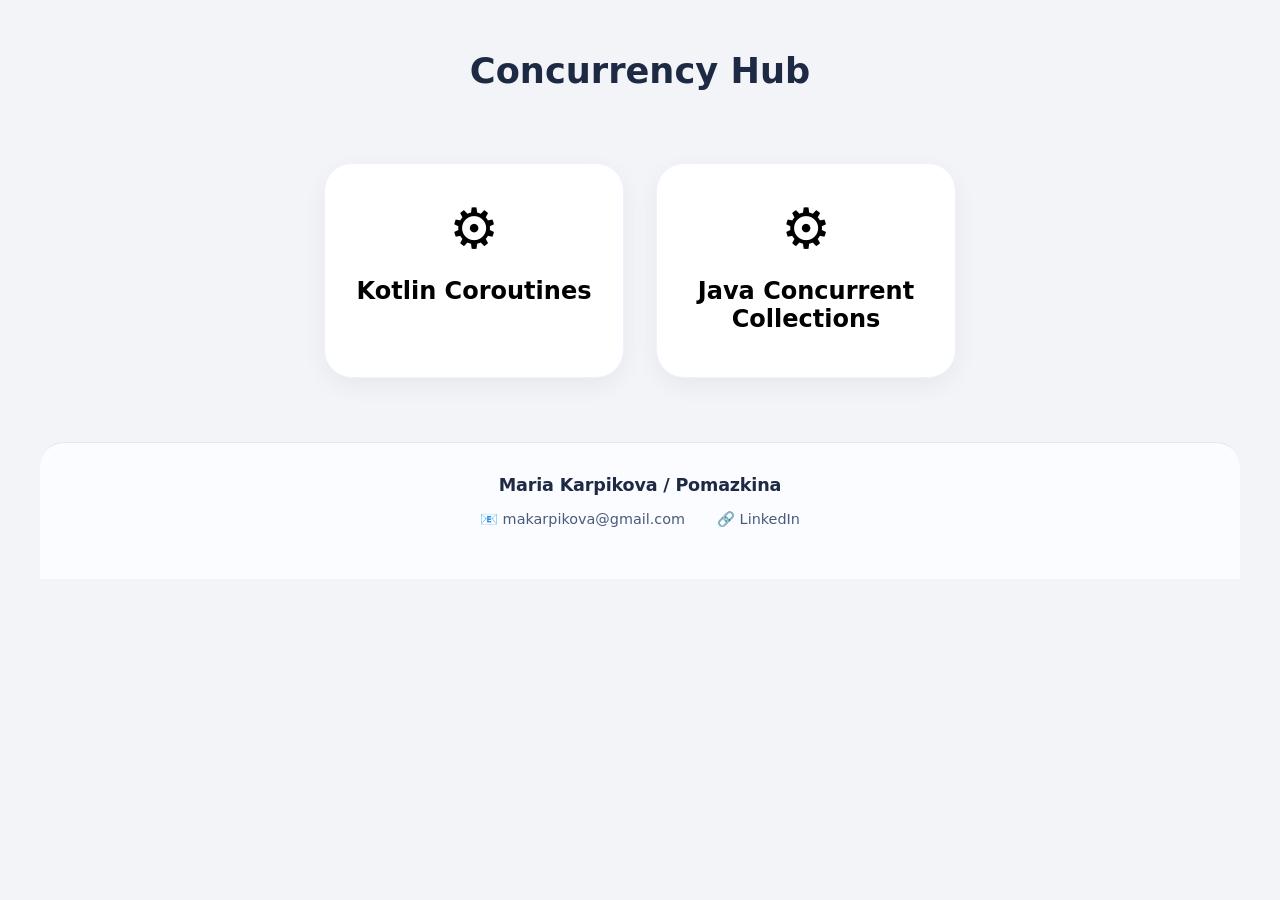
<file: src/index.html>
<!DOCTYPE html>
<html lang="ru">
<head>
    <meta charset="UTF-8">
    <meta name="viewport" content="width=device-width, initial-scale=1.0">
    <title>Concurrency Hub · Шпаргалки по многопоточности</title>
    
    <!-- SEO & мета-теги -->
    <meta name="description" content="Справочник по Kotlin Coroutines и Java Concurrent Collections: таблицы, свойства, гарантии прогресса, CAS, lock-free. Для разработчиков и архитекторов.">
    <meta name="keywords" content="Kotlin, Coroutines, runBlocking, withContext, coroutineScope, supervisorScope, GlobalScope, launch, async, Job, SupervisorJob, CoroutineExceptionHandler, CEH, structured concurrency, root job, new coroutine, builder, scope constructor, Java, Concurrent Collections, java.util.concurrent, ConcurrentHashMap, ConcurrentSkipListMap, ConcurrentSkipListSet, CopyOnWriteArrayList, CopyOnWriteArraySet, ConcurrentLinkedQueue, ConcurrentLinkedDeque, ArrayBlockingQueue, LinkedBlockingQueue, PriorityBlockingQueue, SynchronousQueue, lock‑free, wait‑free, non‑blocking, blocking, CAS, Compare‑And‑Swap, lock‑stripping, copy‑on‑write, weakly consistent, snapshot iterator, fairness, handoff, zero‑capacity, unbounded, bounded, optionally‑bounded, многопоточность, корутины, потокобезопасные коллекции, шпаргалка, справочник, собеседование Java">
    <meta name="author" content="Maria Pomazkina">
    <meta name="robots" content="index, follow">
    
    <!-- Open Graph (для соцсетей и превью ссылок) -->
    <meta property="og:title" content="Структурированные материалы по многопоточности Java | Kotlin">
    <meta property="og:description" content="Технический справочник по Kotlin Coroutines и Java Concurrent Collections для разработчиков.">
    <meta property="og:type" content="website">
    <meta property="og:url" content="https://javakotlin.ru">
    <meta property="og:image" content="https://javakotlin.ru/preview.png">
    
    <link rel="canonical" href="https://javakotlin.ru">
    
    <!-- Структурированные данные (JSON‑LD) для поисковых роботов -->
    <script type="application/ld+json">
    {
      "@context": "https://schema.org",
      "@type": "TechArticle",
      "headline": "Kotlin Coroutines и Java Concurrent Collections",
      "description": "Сравнительные таблицы билдеров корутин и потокобезопасных коллекций, гарантии прогресса, CAS, lock‑free, structured concurrency.",
      "author": {
        "@type": "Person",
        "name": "Maria Pomazkina",
        "email": "makarpikova@gmail.com",
        "sameAs": "https://www.linkedin.com/in/maria-pomazkina-7972a2a3"
      },
      "keywords": "Kotlin Coroutines, Java Concurrent Collections, CAS, lock‑free, structured concurrency",
      "inLanguage": "ru-RU"
    }
    </script>
    
    <style>
        * {
            margin: 0;
            padding: 0;
            box-sizing: border-box;
        }
        body {
            background: #f2f4f8;
            font-family: system-ui, -apple-system, 'Segoe UI', Roboto, Helvetica, sans-serif;
            padding: 18px 12px;
        }
        .container {
            max-width: 1200px;
            margin: 0 auto;
        }
        .hero {
            text-align: center;
            padding: 2rem 1rem;
        }
        .hero h1 {
            font-size: 2.2rem;
            margin-bottom: 0.5rem;
            color: #1e2a44;
        }
        .hero p {
            font-size: 1.2rem;
            color: #4a5568;
            max-width: 700px;
            margin: 0 auto 2rem auto;
        }
        .cards {
            display: flex;
            gap: 2rem;
            justify-content: center;
            flex-wrap: wrap;
            margin: 2rem 0;
        }
        .card-link {
            background: white;
            border-radius: 28px;
            box-shadow: 0 8px 24px rgba(0,0,0,0.05);
            padding: 2rem 1.5rem;
            width: 300px;
            text-align: center;
            transition: transform 0.25s ease, box-shadow 0.25s ease;
            text-decoration: none;
            color: inherit;
            display: block;
            border: 1px solid #eef2ff;
        }
        .card-link:hover {
            transform: translateY(-6px);
            box-shadow: 0 24px 36px rgba(0,0,0,0.08);
            border-color: #d9e2ef;
        }
        .card-link h3 {
            font-size: 1.5rem;
            margin: 1rem 0 0.75rem;
            font-weight: 600;
        }
        .card-link p {
            color: #5b6e8c;
            font-size: 0.9rem;
            line-height: 1.4;
        }
        .emoji-big {
            font-size: 3.5rem;
        }

        footer {
            margin-top: 4rem;
            padding: 2rem 1rem 2rem;
            border-top: 1px solid #e2e8f0;
            background: #fafcff;
            border-radius: 24px 24px 0 0;
        }
        .footer-content {
            max-width: 800px;
            margin: 0 auto;
            text-align: center;
        }
        .footer-name {
            font-size: 1.1rem;
            font-weight: 600;
            color: #1e2a44;
            margin-bottom: 0.75rem;
            letter-spacing: -0.2px;
        }
        .footer-links {
            display: flex;
            gap: 2rem;
            justify-content: center;
            flex-wrap: wrap;
            margin: 1rem 0 1.2rem;
        }
        .footer-links a {
            color: #4a5b7a;
            text-decoration: none;
            font-size: 0.9rem;
            font-weight: 500;
            transition: color 0.2s;
            display: inline-flex;
            align-items: center;
            gap: 6px;
        }
        .footer-links a:hover {
            color: #2c3e66;
            text-decoration: underline;
        }
        .footer-copyright {
            font-size: 0.75rem;
            color: #7c8aa5;
            margin-top: 1rem;
            border-top: 1px solid #ecf3f9;
            padding-top: 1rem;
            display: inline-block;
        }
        @media (max-width: 640px) {
            .footer-links {
                gap: 1.2rem;
            }
            .hero h1 {
                font-size: 1.8rem;
            }
        }
    </style>
</head>
<body>
    <div class="container">
        <div class="hero">
            <h1>Concurrency Hub</h1>
        </div>

        <div class="cards">
            <a href="Coroutines.html" class="card-link">
                <div class="emoji-big">⚙️</div>
                <h3>Kotlin Coroutines</h3>
            </a>

            <a href="Collections.html" class="card-link">
                <div class="emoji-big">⚙️</div>
                <h3>Java Concurrent Collections</h3>
            </a>
        </div>

        <footer>
            <div class="footer-content">
                <div class="footer-name">Maria Karpikova / Pomazkina</div>
                <div class="footer-links">
                    <a href="mailto:makarpikova@gmail.com">
                        📧 makarpikova@gmail.com
                    </a>
                    <a href="https://www.linkedin.com/in/maria-pomazkina-7972a2a3" target="_blank" rel="noopener">
                        🔗 LinkedIn
                    </a>
                </div>

            </div>
        </footer>
    </div>
</body>
</html>
</file>
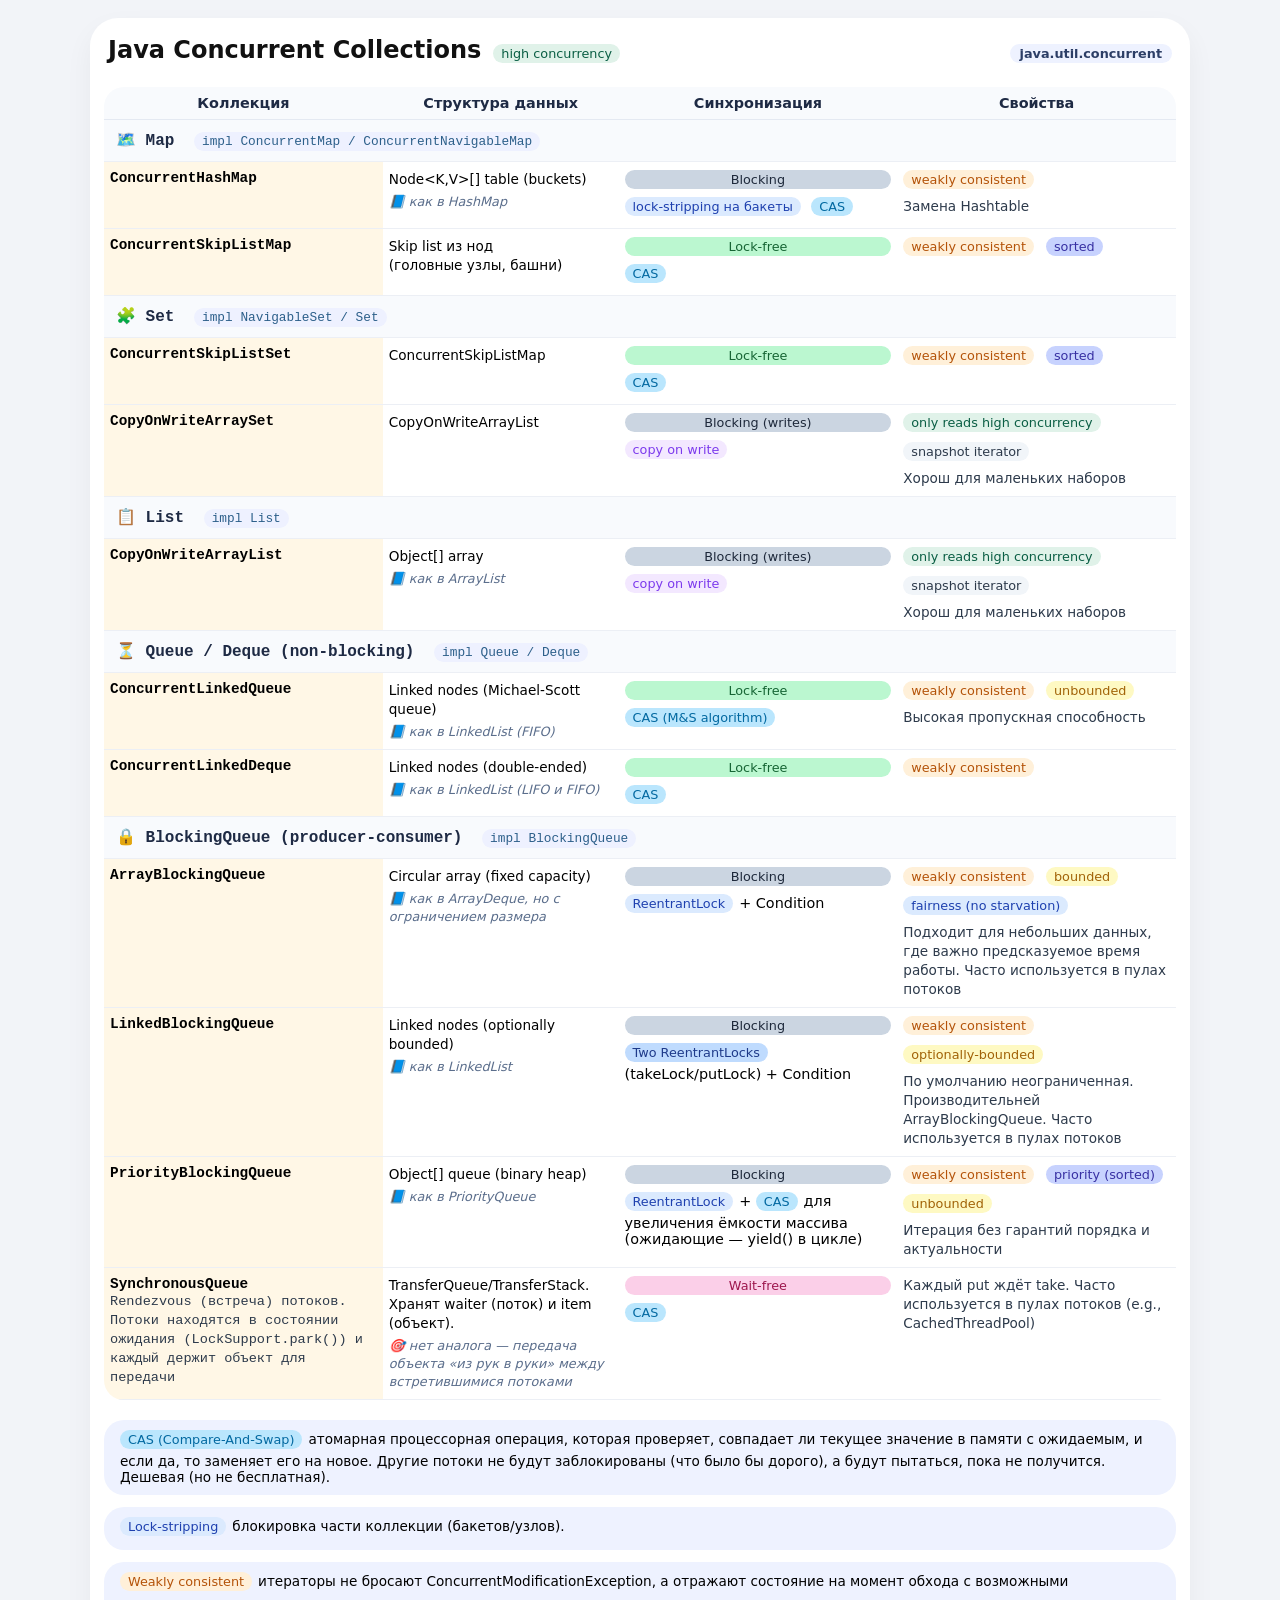
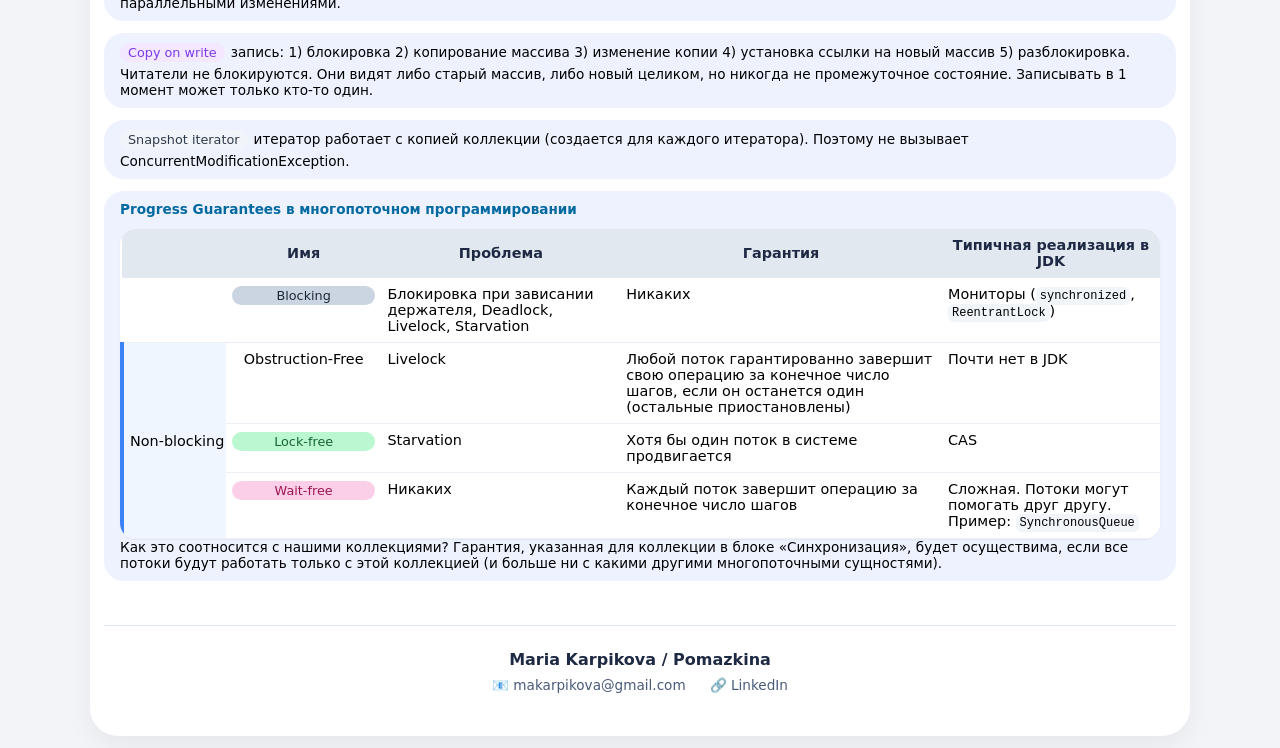
<file: src/Collections.html>
<!DOCTYPE html>
<html>
<head>
    <meta charset="UTF-8">
    <meta name="viewport" content="width=device-width, initial-scale=1.0">
    <title>Java Concurrent Collections</title>
    <style>
        * {
            margin: 0;
            padding: 0;
            box-sizing: border-box;
        }
        body {
            background: #f2f4f8;
            display: flex;
            justify-content: center;
            align-items: center;
            min-height: 100vh;
            font-family: system-ui, -apple-system, 'Segoe UI', Roboto, Helvetica, sans-serif;
            padding: 18px 12px;
            font-size: 16px;
        }
        .card {
            max-width: 1100px;
            width: 100%;
            background: #ffffff;
            border-radius: 28px;
            box-shadow: 0 12px 28px rgba(0,0,0,0.05);
            padding: 18px 14px 22px 14px;
        }
        h2 {
            font-size: 1.5rem;
            font-weight: 620;
            display: flex;
            justify-content: space-between;
            align-items: baseline;
            margin-bottom: 20px;
            padding: 0 4px;
            color: #111;
        }
        .badge-cat {
            font-size: 0.8rem;
            background: #eef2ff;
            padding: 2px 10px;
            border-radius: 20px;
            color: #2c3e66;
        }
        .section-header {
            background: #f8fafd;
            font-weight: 700;
            font-size: 1.1rem;
            font-family: 'SF Mono', 'JetBrains Mono', monospace;
            text-align: left;
            color: #1e2a44;
            border-top: 1.5px solid #e4e9f2;
            border-bottom: 1.5px solid #e4e9f2;
        }
        .section-header td {
            background: #f8fafd;
            padding: 10px 12px;
            font-size: 1rem;
            font-weight: 700;
        }
        .impl-wrapper {
            background: #eef1ff;
            border-radius: 20px;
            padding: 2px 8px;
            font-size: 0.8rem;
            font-weight: normal;
            font-family: monospace;
            margin-left: 10px;
            color: #2c5f8a;
            display: inline-block;
        }
        table {
            width: 100%;
            border-collapse: collapse;
            font-size: 0.9rem;
            border-radius: 20px;
            overflow: hidden;
            table-layout: fixed;
        }
        th {
            background: #f8fafd;
            color: #1e2a44;
            font-weight: 600;
            padding: 8px 6px;
            border-bottom: 1.5px solid #e4e9f2;
            text-align: center;
            font-size: 0.9rem;
        }
        td {
            padding: 8px 6px;
            border-bottom: 1px solid #eceff5;
            background: white;
            vertical-align: top;
            font-size: 0.9rem;
        }
        .col-name {
            font-weight: 620;
            font-family: 'SF Mono', 'JetBrains Mono', monospace;
            font-size: 0.9rem;
            background: #fff7e6;
            text-align: left;
        }
        .struct-descr {
            font-size: 0.85rem;
            line-height: 1.4;
        }
        .struct-descr .analogy {
            font-size: 0.8rem;
            color: #5b6e8c;
            margin-top: 4px;
            font-style: italic;
        }
        /* общие теги */
        .tag {
            display: inline-block;
            padding: 2px 8px;
            border-radius: 24px;
            font-size: 0.8rem;
            font-weight: 500;
            margin-right: 6px;
            margin-bottom: 4px;
            white-space: nowrap;
        }
       .tag-lock { background: #dbeafe; color: #1e40af; }            
        .tag-twolocks { background: #bfdbfe; color: #1e3a8a; }        
        .tag-cas { background: #bae6fd; color: #0369a1; }             
        .tag-cow { background: #f3e8ff; color: #7c3aed; }             
        .tag-sorted { background: #c7d2fe; color: #3730a3; }          
        .tag-bounded { background: #fef9c3; color: #a16207; }         
        .tag-vol  { background: #ffe4e6; color: #be123c; }       
       .progress-blocking,
        .progress-lockfree,
        .progress-waitfree {
            display: block;
            text-align: center;
            margin-bottom: 8px;
            width: 100%;
            border-radius: 24px;
            padding: 2px 8px;
            font-size: 0.8rem;
            font-weight: 500;
            box-sizing: border-box;
        }
        .progress-blocking {
            background: #cbd5e1;
            color: #1e293b;
        }
        .progress-lockfree {
            background: #bbf7d0;
            color: #166534;
           
        }
        .progress-waitfree {
            background: #fbcfe8;
            color: #9d174d;
        }

        .high-conc {
            background: #e0f2e9;
            color: #0a5e44;
        }
        .weak {
            background: #fff0d9;
            color: #b45309;
        }
        .snapshot {
            background: #f1f5f9;
            color: #2d3a4b;
        }

        .tag-multi {
            display: flex;
            flex-wrap: wrap;
            gap: 6px;
            margin-bottom: 4px;
        }
        .text-feature {
            font-size: 0.85rem;
            line-height: 1.4;
            color: #2d3a4b;
        }
        .notes {
            margin-top: 20px;
            display: flex;
            flex-direction: column;
            gap: 12px;
        }
        .note-card {
            background: #eef2ff;
            padding: 10px 16px;
            border-radius: 20px;
            font-size: 0.85rem;
        }
        .note-card strong {
            color: #0369a1;
        }
        @media (max-width: 700px) {
            body { font-size: 14px; }
            .card { padding: 12px 8px; }
            .tag { white-space: normal; font-size: 0.7rem; padding: 2px 5px; }
            .note-card { font-size: 0.75rem; }
            .struct-descr { font-size: 0.75rem; }
            .struct-descr .analogy { font-size: 0.7rem; }
            .text-feature { font-size: 0.75rem; }
        }
        @media (max-width: 650px) {
            td, th { padding: 5px 2px; }
            .col-name { font-size: 0.8rem; }
            .impl-wrapper { font-size: 0.7rem; }
        }
        .progress-table {
        width: 100%;
        margin-top: 12px;
        border-collapse: collapse;
        background: white;
        border-radius: 16px;
        overflow: hidden;
        box-shadow: 0 1px 2px rgba(0,0,0,0.05);
        font-size: 0.8rem;
    }

    .progress-table th {
        background: #e2e8f0;
        padding: 8px 6px;
        text-align: center;
        font-weight: 600;
    }

    .progress-table td {
        padding: 8px 6px;
        vertical-align: top;
    }

    .progress-table tr:not(:first-child) td {
        border-top: 1px solid #e2e8f0;
    }

    .progress-table code {
        background: #f1f5f9;
        padding: 2px 4px;
        border-radius: 6px;
        font-size: 0.75rem;
    }
            /* стили футера */
        .card-footer {
            margin-top: 2rem;
            padding: 1.5rem 0.5rem 0.5rem;
            border-top: 1px solid #e2e8f0;
            text-align: center;
        }
        .footer-name {
            font-size: 1rem;
            font-weight: 600;
            color: #1e2a44;
            margin-bottom: 0.5rem;
        }
        .footer-links {
            display: flex;
            gap: 1.5rem;
            justify-content: center;
            flex-wrap: wrap;
            margin: 0.5rem 0 0.8rem;
        }
        .footer-links a {
            color: #4a5b7a;
            text-decoration: none;
            font-size: 0.85rem;
            font-weight: 500;
            transition: color 0.2s;
            display: inline-flex;
            align-items: center;
            gap: 5px;
        }
        .footer-links a:hover {
            color: #2c3e66;
            text-decoration: underline;
        }
        .footer-copyright {
            font-size: 0.7rem;
            color: #7c8aa5;
            border-top: 1px solid #ecf3f9;
            padding-top: 0.8rem;
            margin-top: 0.5rem;
            display: inline-block;
        }
    </style>
</head>
<body>
<div class="card">
<h2>
    <span style="display: flex; align-items: baseline; gap: 12px; flex-wrap: wrap;">
        Java Concurrent Collections
        <span class="tag high-conc">high concurrency</span>
    </span>
    <span class="badge-cat">java.util.concurrent</span>
</h2>

    <table>
        <thead>
            <tr>
                <th style="width: 26%">Коллекция</th>
                <th style="width: 22%">Структура данных</th>
                <th style="width: 26%">Синхронизация</th>
                <th style="width: 26%">Свойства</th>
            </tr>
        </thead>
        <tbody>

            <!-- MAP -->
            <tr class="section-header">
                <td colspan="4">
                    <strong>🗺️ Map</strong>
                    <span class="impl-wrapper">impl ConcurrentMap / ConcurrentNavigableMap</span>
                </td>
            <tr>
                <td class="col-name">ConcurrentHashMap</span></td>
                <td class="struct-descr">
                    Node&lt;K,V&gt;[] table (buckets)
                    <div class="analogy">📘 как в HashMap</div>
                </td>
                <td>
                    <div class="tag progress-blocking">Blocking</div>
<span class="tag tag-lock">lock‑stripping на бакеты</span> <span class="tag tag-cas">CAS</span></td>
                <td>
                    <div class="tag-multi">
                        <span class="tag weak">weakly consistent</span>
                    </div>
                    <div class="text-feature">Замена Hashtable</div>
                </td>
            </tr>
            <tr>
                <td class="col-name">ConcurrentSkipListMap</span></td>
                <td class="struct-descr">
                    Skip list из нод <br> (головные узлы, башни)
                </td>
                <td>
                    <div class="tag progress-lockfree">Lock‑free</div>
                     <span class="tag tag-cas">CAS</span></td>
                <td>
                    <div class="tag-multi">
                        <span class="tag weak">weakly consistent</span>
                        <span class="tag tag-sorted">sorted</span>

                    </div>
                </td>
            </tr>

            <!-- SET -->
            <tr class="section-header"><td colspan="4"><strong>🧩 Set</strong> <span class="impl-wrapper">impl NavigableSet / Set</span></td></tr>
            <tr>
                <td class="col-name">ConcurrentSkipListSet</span></td>
                <td class="struct-descr">ConcurrentSkipListMap</td>
                <td> <div class="tag progress-lockfree">Lock‑free</div> <span class="tag tag-cas">CAS</span></td>
                <td>
                    <div class="tag-multi">
                        <span class="tag weak">weakly consistent</span>
                        <span class="tag tag-sorted">sorted</span>
                    </div>
                </td>
            </tr>
            <tr>
                <td class="col-name">CopyOnWriteArraySet</span></td>
                <td class="struct-descr">CopyOnWriteArrayList</td>
                <td>    <div class="tag progress-blocking">Blocking (writes)</div>
                <span class="tag tag-cow">copy on write</span> 
                <td>
                    <div class="tag-multi">
                        <span class="tag high-conc">only reads high concurrency</span>
                        <span class="tag snapshot">snapshot iterator</span>
                    </div>
                    <div class="text-feature">Хорош для маленьких наборов</div>
                </td>
            </tr>

            <!-- LIST -->
            <tr class="section-header"><td colspan="4"><strong>📋 List</strong> <span class="impl-wrapper">impl List</span></td></tr>
            <tr>
                <td class="col-name">CopyOnWriteArrayList</span></td>
                <td class="struct-descr">
                    Object[] array
                    <div class="analogy">📘 как в ArrayList</div>
                </td>
                <td><div class="tag progress-blocking">Blocking (writes)</div>
                    <span class="tag tag-cow">copy on write</span></span></td>
                <td>
                    <div class="tag-multi">
                        <span class="tag high-conc">only reads high concurrency</span>
                        <span class="tag snapshot">snapshot iterator</span>
                    </div>
                    <div class="text-feature">Хорош для маленьких наборов</div>
                </td>
            </tr>

            <tr class="section-header"><td colspan="4"><strong>⏳ Queue / Deque (non‑blocking)</strong> <span class="impl-wrapper">impl Queue / Deque</span></td>
            <tr>
                <td class="col-name">ConcurrentLinkedQueue</span></td>
                <td class="struct-descr">
                    Linked nodes (Michael‑Scott queue)
                    <div class="analogy">📘 как в LinkedList (FIFO)</div>
                </td>
                <td><div class="tag progress-lockfree">Lock‑free</div> <span class="tag tag-cas">CAS (M&S algorithm)</span></span></td>
                <td>
                    <div class="tag-multi">
                        <span class="tag weak">weakly consistent</span>
                        <span class="tag tag-bounded">unbounded</span>
                    </div>
                    <div class="text-feature">Высокая пропускная способность</div>
                </td>
            </tr>
            <tr>
                <td class="col-name">ConcurrentLinkedDeque</span></td>
                <td class="struct-descr">
                    Linked nodes (double‑ended)
                    <div class="analogy">📘 как в LinkedList (LIFO и FIFO)</div>
                </td>
                <td><div class="tag progress-lockfree">Lock‑free</div> <span class="tag tag-cas">CAS</span></span></td>
                <td>
                    <div class="tag-multi">
                        <span class="tag weak">weakly consistent</span>
                    </div>
                </td>
            </tr>

            <!-- BLOCKING QUEUES -->
            <tr class="section-header"><td colspan="4"><strong>🔒 BlockingQueue (producer‑consumer)</strong> <span class="impl-wrapper">impl BlockingQueue</span></td></tr>
            <tr>
                <td class="col-name">ArrayBlockingQueue</span></td>
                <td class="struct-descr">
                    Circular array (fixed capacity)
                    <div class="analogy">📘 как в ArrayDeque, но с ограничением размера</div>
                </td>
                <td><div class="tag progress-blocking">Blocking</div>
                    <span class="tag tag-lock">ReentrantLock</span>+ Condition</span></td>
                <td>
                    <div class="tag-multi">
                        <span class="tag weak">weakly consistent</span>
                        <span class="tag tag-bounded">bounded</span>
                        <span class="tag tag-lock">fairness (no starvation)</span>
                    </div>
                    <div class="text-feature">Подходит для небольших данных, где важно предсказуемое время работы. Часто используется в пулах потоков</div>
                </td>
            </tr>
            <tr>
                <td class="col-name">LinkedBlockingQueue</span></td>
                <td class="struct-descr">
                    Linked nodes (optionally bounded)
                    <div class="analogy">📘 как в LinkedList</div>
                </td>
                <td><div class="tag progress-blocking">Blocking</div>
                    <span class="tag tag-twolocks">Two ReentrantLocks</span>(takeLock/putLock) + Condition</span></td>
                <td>
                    <div class="tag-multi">
                        <span class="tag weak">weakly consistent</span>
                        <span class="tag tag-bounded">optionally‑bounded</span>
                    </div>
                    <div class="text-feature">По умолчанию неограниченная. Производительней ArrayBlockingQueue. Часто используется в пулах потоков</div>
                </td>
            </td>
            <tr>
                <td class="col-name">PriorityBlockingQueue</span></td>
                <td class="struct-descr">
                    Object[] queue (binary heap)
                    <div class="analogy">📘 как в PriorityQueue</div>
                </td>
                <td>
                    <div class="tag progress-blocking">Blocking</div>
                    <span class="tag tag-lock">ReentrantLock</span>+ <span class="tag tag-cas">CAS</span>для увеличения ёмкости массива (ожидающие — yield() в цикле)</span></td>
                <td>
                    <div class="tag-multi">
                        <span class="tag weak">weakly consistent</span>
                        <span class="tag tag-sorted">priority (sorted)</span>
                        <span class="tag tag-bounded">unbounded</span>
                    </div>
                    <div class="text-feature">Итерация без гарантий порядка и актуальности</div>
                </td>
            </tr>
            <tr>
                <td class="col-name">SynchronousQueue</span> <div class="text-feature"  style="font-weight: normal">Rendezvous (встреча) потоков. 
                Потоки находятся в состоянии ожидания (LockSupport.park()) и каждый держит объект для передачи</div>
                </td>
                <td class="struct-descr">
                    TransferQueue/TransferStack. Хранят waiter (поток) и item (объект).
                    <div class="analogy">🎯 нет аналога — передача объекта «из рук в руки» между встретившимися потоками</div>
                </td>
                <td>
                    <div class="tag progress-waitfree">Wait‑free</div>
                    <span class="tag tag-cas">CAS</span>
                </td>
                <td>
                    <div class="tag-multi">
                    <div class="text-feature">Каждый put ждёт take. Часто используется в пулах потоков (e.g., CachedThreadPool)</div>
                </td>
            </tr>
        </tbody>
    </table>

    <div class="notes">
        <div class="note-card">
            <span class="tag tag-cas">CAS (Compare-And-Swap)</span>атомарная процессорная операция, которая проверяет, совпадает ли текущее значение в памяти с ожидаемым, и если да, то заменяет его на новое. Другие потоки не будут заблокированы (что было бы дорого), а будут пытаться, пока не получится. Дешевая (но не бесплатная).
        </div>
        <div class="note-card">
            <span class="tag tag-lock">Lock‑stripping</span>блокировка части коллекции (бакетов/узлов).
        </div>
        <div class="note-card">
            <span class="tag weak">Weakly consistent</span>итераторы не бросают ConcurrentModificationException, а отражают состояние на момент обхода с возможными параллельными изменениями.
        </div>
        <div class="note-card">
            <span class="tag tag-cow">Copy on write</span>запись: 1) блокировка 2) копирование массива 3) изменение копии 4) установка ссылки на новый массив 5) разблокировка. Читатели не блокируются. Они видят либо старый массив, либо новый целиком, но никогда не промежуточное состояние. Записывать в 1 момент может только кто-то один.
        </div>
        <div class="note-card">
            <span class="tag snapshot"> Snapshot iterator</span>итератор работает с копией коллекции (создается для каждого итератора). Поэтому не  вызывает ConcurrentModificationException.
        </div>
        <div class="note-card">
            <strong>Progress Guarantees в многопоточном программировании</strong>
            <table class="progress-table">
                <thead>
                    <tr>
                        <th style="width: 10%;"></th>
                        <th style="width: 15%;">Имя</th>
                        <th style="width: 23%;">Проблема</th>
                        <th style="width: 31%;">Гарантия</th>
                        <th style="width: 21%;">Типичная реализация в JDK</th>
                    </tr>
                </thead>
                <tbody style="vertical-align: middle; text-align: left;">
                    <tr>
                        <td style="text-align: center;"> </td>
                        <td style="text-align: center;"><div class="tag progress-blocking">Blocking</div></td>
                        <td>Блокировка при зависании держателя, Deadlock, Livelock, Starvation</td>
                        <td>Никаких</td>
                        <td>Мониторы (<code>synchronized</code>, <code>ReentrantLock</code>)</td>
                    </tr>
                    <tr style="background: #f8fafc;">
                        <td style="text-align: center; vertical-align: middle; background-color: #eff6ff; border-left: 4px solid #3b82f6;" rowspan="3">Non‑blocking</td>
                        <td style="text-align: center;">Obstruction‑Free</td>
                        <td>Livelock</td>
                        <td>Любой поток гарантированно завершит свою операцию за конечное число шагов, если он останется один (остальные приостановлены)</td>
                        <td>Почти нет в JDK</td>
                    </tr>
                    <tr style="background: #f8fafc;">
                        <td style="text-align: center;"><div class="tag progress-lockfree">Lock‑free</div></td>
                        <td>Starvation</td>
                        <td>Хотя бы один поток в системе продвигается</td>
                        <td>CAS</td>
                    </tr>
                    <tr style="background: #f8fafc;">
                        <td style="text-align: center;"><div class="tag progress-waitfree">Wait‑free</div></td>
                        <td>Никаких</td>
                        <td>Каждый поток завершит операцию за конечное число шагов</td>
                        <td>Сложная. Потоки могут помогать друг другу. Пример: <code>SynchronousQueue</code></td>
                    </tr>
                </tbody>
            </table>
            Как это соотносится с нашими коллекциями? Гарантия, указанная для коллекции в блоке «Синхронизация», будет осуществима, если все потоки будут работать только с этой коллекцией (и больше ни с какими другими многопоточными сущностями).
        </div>
            
            <div class="card-footer">
        <div class="footer-name">Maria Karpikova / Pomazkina</div>
        <div class="footer-links">
            <a href="mailto:makarpikova@gmail.com">📧 makarpikova@gmail.com</a>
            <a href="https://www.linkedin.com/in/maria-pomazkina-7972a2a3" target="_blank" rel="noopener">🔗 LinkedIn</a>
        </div>
    </div>
    </div>
</div>
</body>
</html>
</file>
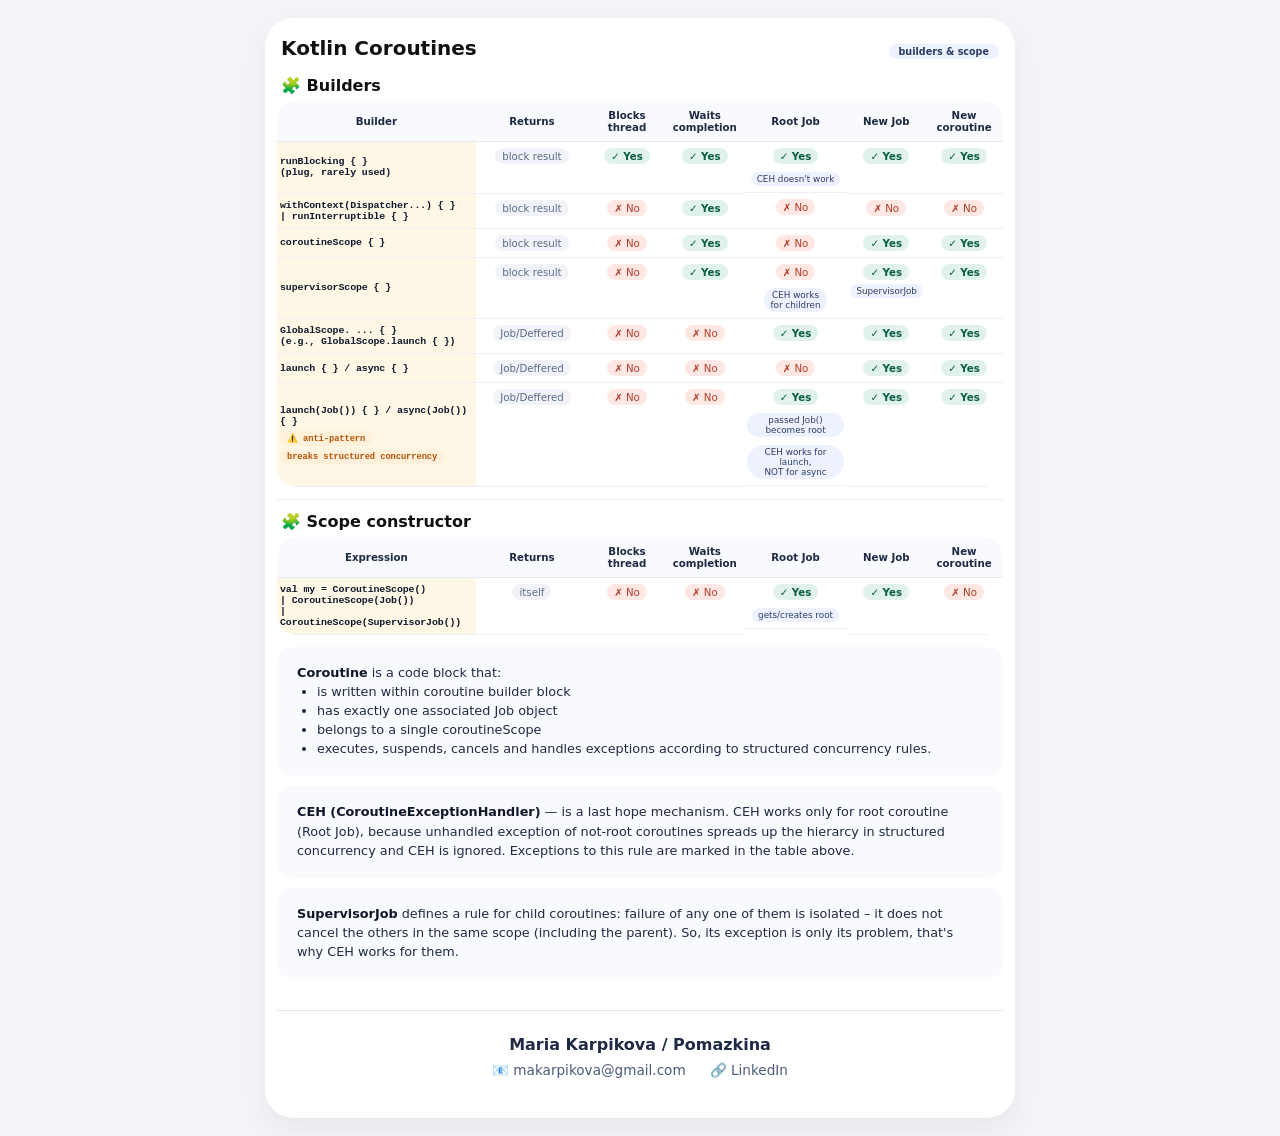
<file: src/Coroutines.html>
<!DOCTYPE html>
<html>
<head>
    <meta charset="UTF-8">
    <meta name="viewport" content="width=device-width, initial-scale=1.0">
    <title>Kotlin Coroutines</title>
    <style>
        * {
            margin: 0;
            padding: 0;
            box-sizing: border-box;
        }
        body {
            background: #f2f4f8;
            display: flex;
            justify-content: center;
            align-items: center;
            min-height: 100vh;
            font-family: system-ui, -apple-system, 'Segoe UI', Roboto, Helvetica, sans-serif;
            padding: 18px 12px;
        }
        .card {
            max-width: 750px;
            width: 100%;
            background: #ffffff;
            border-radius: 28px;
            box-shadow: 0 12px 28px rgba(0,0,0,0.05);
            padding: 18px 12px 20px 12px;
        }
        h2 {
            font-size: 1.25rem;
            font-weight: 620;
            display: flex;
            justify-content: space-between;
            align-items: baseline;
            margin-bottom: 16px;
            padding: 0 4px;
            color: #111;
        }
        .badge-cat {
            font-size: 0.6rem;
            background: #eef2ff;
            padding: 2px 10px;
            border-radius: 20px;
            color: #2c3e66;
        }

        table {
            width: 100%;
            border-collapse: collapse;
            font-size: 0.66rem;
            border-radius: 20px;
            overflow: hidden;
            table-layout: fixed;
        }

        th {
            background: #f8fafd;
            color: #1e2a44;
            font-weight: 600;
            padding: 8px 3px;
            border-bottom: 1.5px solid #e4e9f2;
            text-align: center;
            font-size: 0.64rem;
        }

        td {
            padding: 6px 3px;
            text-align: center;
            border-bottom: 1px solid #eceff5;
            background: white;
            vertical-align: top;
        }

        .method {
            text-align: left;
            font-weight: 620;
            font-family: 'SF Mono', 'JetBrains Mono', monospace;
            font-size: 0.62rem;
            background: #fff7e6;
            color: #0f172a;
            letter-spacing: -0.1px;
            vertical-align: middle;
        }

        .method-flex {
            display: flex;
            flex-direction: column;
            gap: 4px;
            justify-content: center;
        }

        .yes {
            background: #e0f2e9;
            color: #0a5e44;
            font-weight: 600;
            padding: 2px 7px;
            border-radius: 34px;
            display: inline-block;
            font-size: 0.64rem;
        }

        .no {
            background: #ffe7e3;
            color: #b13b2a;
            padding: 2px 7px;
            border-radius: 34px;
            display: inline-block;
            font-size: 0.64rem;
            font-weight: 500;
        }

        .dash {
            background: #f1f3f9;
            color: #5b6b8c;
            padding: 2px 7px;
            border-radius: 34px;
            display: inline-block;
            font-size: 0.64rem;
        }

        .root-note {
            font-size: 0.55rem;
            background: #eef1ff;
            padding: 2px 6px;
            border-radius: 30px;
            display: inline-block;
            margin-top: 4px;
            color: #2c3e66;
        }

        .antipattern-line {
            background: #fef0d9;
            color: #b45309;
            font-size: 0.55rem;
            font-weight: 600;
            padding: 2px 7px;
            border-radius: 32px;
            display: inline-block;
            width: fit-content;
        }

        hr {
            margin: 12px 0;
            border: none;
            border-top: 1.5px solid #ecf0f5;
        }

        .root-cell {
            display: flex;
            flex-direction: column;
            align-items: center;
            gap: 4px;
        }
        .notes {
            margin-top: 20px;
            display: flex;
            flex-direction: column;
            gap: 12px;
        }
        .note-card {
        margin-top: 12px;
        background: #f8fafd;
        border-radius: 16px;
        padding: 16px 20px;
        font-family: system-ui, -apple-system, 'Segoe UI', Roboto, Helvetica, sans-serif;
        font-size: 0.8rem;
        line-height: 1.5;
        color: #1e2a44;
        box-shadow: 0 1px 2px rgba(0,0,0,0.03);
    }

        .note-card strong {
            font-weight: 600;
            color: #0f172a;
        }

        th:nth-child(1) { width: 23%; }
        th:nth-child(2) { width: 13%; }
        th:nth-child(3) { width: 9%; }
        th:nth-child(4) { width: 9%; }
        th:nth-child(5) { width: 12%; }
        th:nth-child(6) { width: 9%; }
        th:nth-child(7) { width: 9%; }

        /* стили футера */
        .card-footer {
            margin-top: 2rem;
            padding: 1.5rem 0.5rem 0.5rem;
            border-top: 1px solid #e2e8f0;
            text-align: center;
        }
        .footer-name {
            font-size: 1rem;
            font-weight: 600;
            color: #1e2a44;
            margin-bottom: 0.5rem;
        }
        .footer-links {
            display: flex;
            gap: 1.5rem;
            justify-content: center;
            flex-wrap: wrap;
            margin: 0.5rem 0 0.8rem;
        }
        .footer-links a {
            color: #4a5b7a;
            text-decoration: none;
            font-size: 0.85rem;
            font-weight: 500;
            transition: color 0.2s;
            display: inline-flex;
            align-items: center;
            gap: 5px;
        }
        .footer-links a:hover {
            color: #2c3e66;
            text-decoration: underline;
        }
        .footer-copyright {
            font-size: 0.7rem;
            color: #7c8aa5;
            border-top: 1px solid #ecf3f9;
            padding-top: 0.8rem;
            margin-top: 0.5rem;
            display: inline-block;
        }

        @media (max-width: 550px) {
            .card {
                padding: 12px 8px;
            }
            td, th {
                padding: 4px 2px;
                font-size: 0.6rem;
            }
            .method {
                font-size: 0.58rem;
            }
        }
    </style>
</head>
<body>
<div class="card">

    <h2>
        Kotlin Coroutines
        <span class="badge-cat">builders & scope</span>
    </h2>
    <h2 style="font-size: 1rem; margin: 8px 0 6px 0;">🧩 Builders</h2>
    <table>
        <thead>
            <tr>
                <th>Builder</th>
                <th>Returns</th>
                <th>Blocks thread</th>
                <th>Waits completion</th>
                <th>Root Job</th>
                <th>New Job</th>
                <th>New coroutine</th>
            </tr>
        </thead>
        <tbody>
            <!-- runBlocking -->
            <tr>
                <td class="method">runBlocking { }<br>(plug, rarely used)</td>
                <td><span class="dash">block result</span></td>
                <td><span class="yes">✓ Yes</span></td>
                <td><span class="yes">✓ Yes</span></td>
                <td class="root-cell">
                    <span class="yes">✓ Yes</span>
                    <span class="root-note">CEH doesn't work</span>
                </td>
                <td><span class="yes">✓ Yes</span></td>
                <td><span class="yes">✓ Yes</span></td>
            </tr>
            <!-- withContext -->
            <tr>
                <td class="method">withContext(Dispatcher...) { } <br>| runInterruptible { }</td>
                <td><span class="dash">block result</span></td>
                <td><span class="no">✗ No</span></td>
                <td><span class="yes">✓ Yes</span></td>
                <td><span class="no">✗ No</span></td>
                <td><span class="no">✗ No</span></td>
                <td><span class="no">✗ No</span></td>
            </tr>
            <!-- coroutineScope -->
            <tr>
                <td class="method">coroutineScope { }</td>
                <td><span class="dash">block result</span></td>
                <td><span class="no">✗ No</span></td>
                <td><span class="yes">✓ Yes</span></td>
                <td><span class="no">✗ No</span></td>
                <td><span class="yes">✓ Yes</span></td>
                <td><span class="yes">✓ Yes</span></td>
            </tr>
            <!-- supervisorScope -->
            <tr>
                <td class="method">supervisorScope { }</td>
                <td><span class="dash">block result</span></td>
                <td><span class="no">✗ No</span></td>
                <td><span class="yes">✓ Yes</span></td>
                <td class="root-cell">
                    <span class="no">✗ No</span>
                    <span class="root-note">CEH works<br> for children</span>
                </td>
                <td>
                    <span class="yes">✓ Yes</span>
                    <span class="root-note">SupervisorJob</span>
                </td>
                <td><span class="yes">✓ Yes</span></td>
            </tr>
            <!-- GlobalScope -->
            <tr>
                <td class="method">GlobalScope. ... { } <br>(e.g., GlobalScope.launch { })</td>
                <td><span class="dash">Job/Deffered</span></td>
                <td><span class="no">✗ No</span></td>
                <td><span class="no">✗ No</span></td>
                <td><span class="yes">✓ Yes</span></td>
                <td><span class="yes">✓ Yes</span></td>
                <td><span class="yes">✓ Yes</span></td>
            </tr>
            <!-- launch() / async() -->
            <tr>
                <td class="method">launch { } / async { }</td>
                <td><span class="dash">Job/Deffered</span></td>
                <td><span class="no">✗ No</span></td>
                <td><span class="no">✗ No</span></td>
                <td><span class="no">✗ No</span></td>
                <td><span class="yes">✓ Yes</span></td>
                <td><span class="yes">✓ Yes</span></td>
            </tr>
            <!-- launch(Job()) / async(Job()) -->
            <tr>
                <td class="method">
                    <div class="method-flex">
                        <span>launch(Job()) { } / async(Job()) { }</span>
                        <span class="antipattern-line">⚠️ anti-pattern</span>
                        <span class="antipattern-line" style="background:#fff0db;">breaks structured concurrency</span>
                    </div>
                </td>
                <td><span class="dash">Job/Deffered</span></td>
                <td><span class="no">✗ No</span></td>
                <td><span class="no">✗ No</span></td>
                <td class="root-cell">
                    <span class="yes">✓ Yes</span>
                    <span class="root-note">passed Job() becomes root</span>
                    <span class="root-note">CEH works for launch, <br> NOT for async</span>
                </td>
                <td><span class="yes">✓ Yes</span></td>
                <td><span class="yes">✓ Yes</span></td>
            </tr>
        </tbody>
    </table>

    <hr>

    <h2 style="font-size: 1rem; margin: 8px 0 6px 0;">🧩 Scope constructor</h2>

    <table>
        <thead>
            <tr>
                <th>Expression</th>
                <th>Returns</th>
                <th>Blocks thread</th>
                <th>Waits completion</th>
                <th>Root Job</th>
                <th>New Job</th>
                <th>New coroutine</th>
            </tr>
        </thead>
        <tbody>
            <tr>
                <td class="method">val my = CoroutineScope() <br>
                | CoroutineScope(Job()) <br>
                | CoroutineScope(SupervisorJob())</td>
                <td><span class="dash">itself</span></td>
                <td><span class="no">✗ No</span></td>
                <td><span class="no">✗ No</span></td>
                <td class="root-cell">
                    <span class="yes">✓ Yes</span>
                    <span class="root-note">gets/creates root</span>
                </td>
                <td><span class="yes">✓ Yes</span></td>
                <td><span class="no">✗ No</span></td>
            </tr>
        </tbody>
    </table>
    <div class="note-card">
        <strong>Coroutine</strong> is a code block that:
        <ul style="margin-left: 20px;">
            <li>is written within coroutine builder block</li>
            <li>has exactly one associated Job object</li>
            <li>belongs to a single coroutineScope</li>
            <li>executes, suspends, cancels and handles exceptions according to structured concurrency rules.</li>
        </ul>
    </div>
    <div class="note-card">
        <strong>CEH (CoroutineExceptionHandler)</strong> —  is a last hope mechanism. CEH works only for root coroutine (Root Job), because unhandled exception of not-root coroutines spreads up the hierarcy in structured concurrency and CEH is ignored. Exceptions to this rule are marked in the table above.
    </div>
        <div class="note-card">
        <strong>SupervisorJob</strong> defines a rule for child coroutines: failure of any one of them is isolated – it does not cancel the others in the same scope (including the parent). So, its exception is only its problem, that's why CEH works for them.
    </div>
    <div class="card-footer">
        <div class="footer-name">Maria Karpikova / Pomazkina</div>
        <div class="footer-links">
            <a href="mailto:makarpikova@gmail.com">📧 makarpikova@gmail.com</a>
            <a href="https://www.linkedin.com/in/maria-pomazkina-7972a2a3" target="_blank" rel="noopener">🔗 LinkedIn</a>
        </div>
    </div>
</div>
</body>
</html>
</file>
